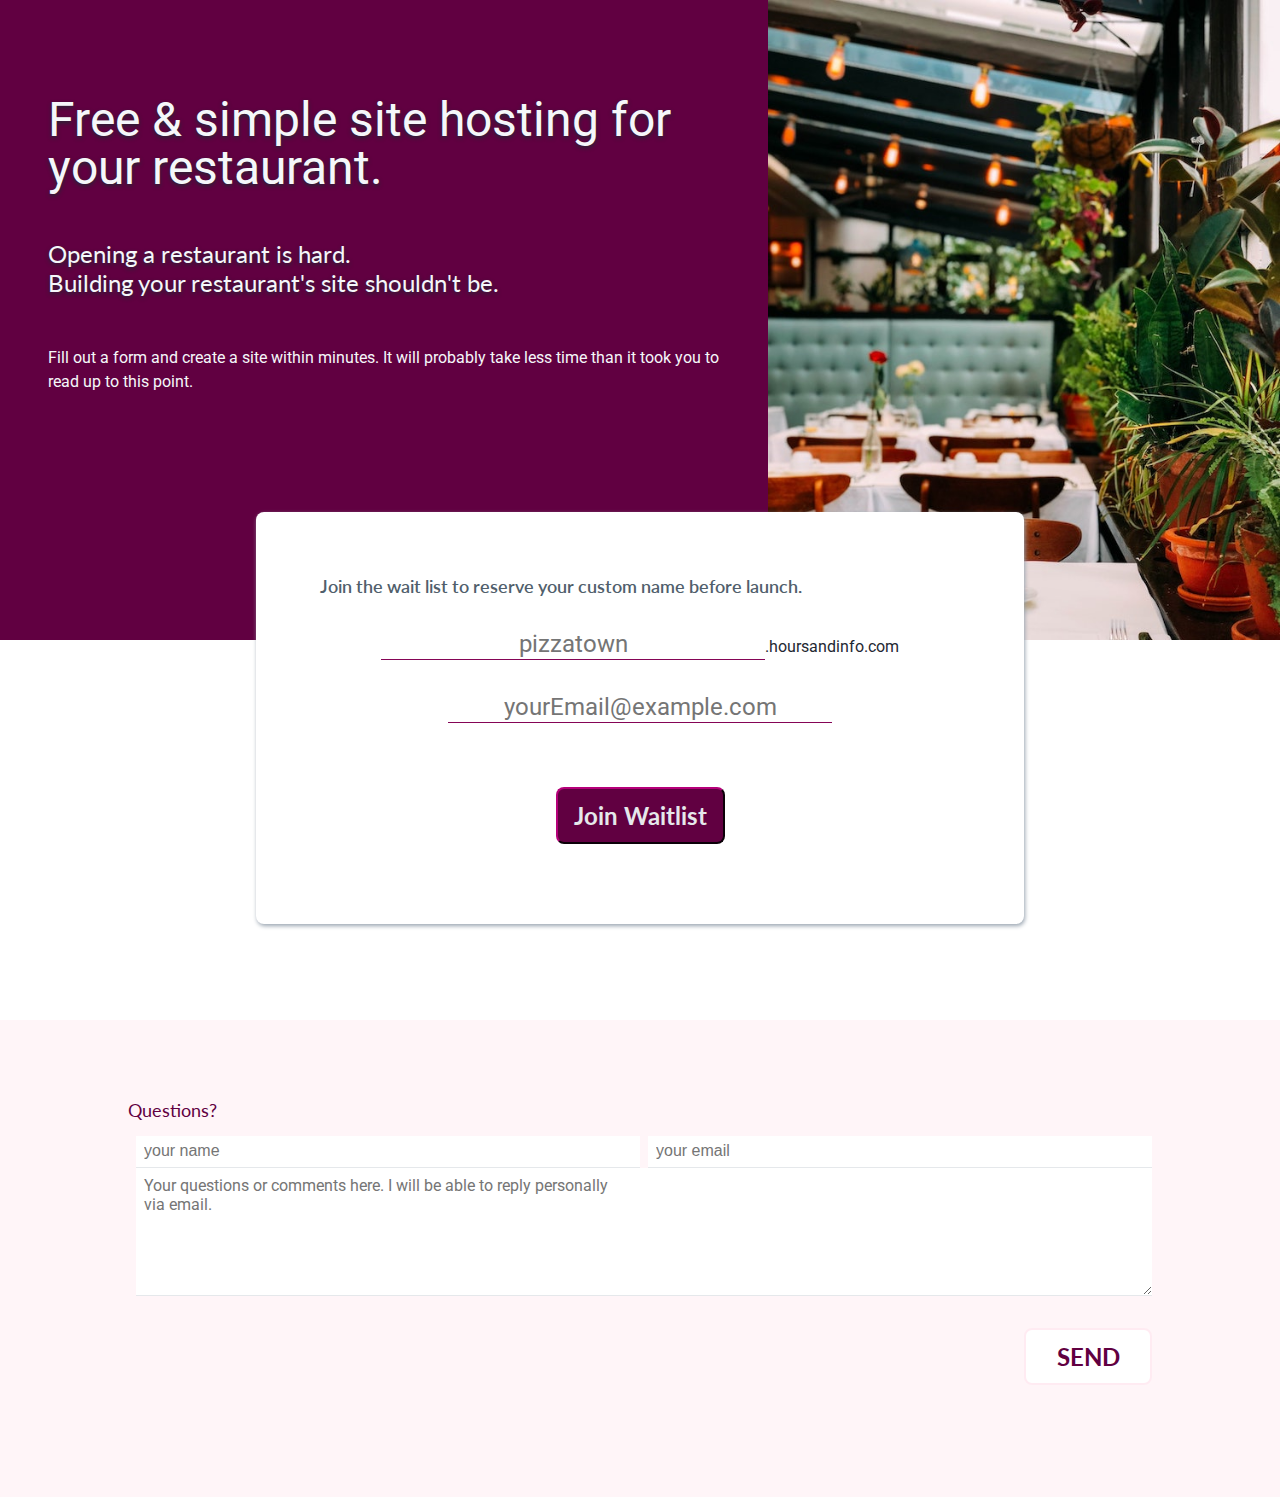
<file: index.html>
<html>
<head>
  <title>Hours and Info -- Reservation form</title>
  <link href="https://fonts.googleapis.com/css?family=Lato:400,700,900|Roboto:400,500,700&display=swap" rel="stylesheet">
  <link href="main.css" rel="stylesheet">
  <script src="https://ajax.googleapis.com/ajax/libs/jquery/3.4.1/jquery.min.js"></script>
  <script src="javascript.js"></script>
  <meta http-equiv="Content-Type" content="text/html; charset=utf-8" />
  <meta name="viewport" content="width=device-width, initial-scale=1, minimum-scale=1" />
  <meta name="description" content="Free and simple site hosting for restaurants and shops designed to get customers off their screens and through your doors.">
  <meta name="google-site-verification" content="oNJk4VRQsUsiXYbLNHduvjJs4ECRxthQyyl9K4I4OlQ" />
  <meta property="og:url"                content="http://hoursandinfo.com" />
  <meta property="og:type"               content="website" />
  <meta property="og:title"              content="Hours and Info -- now taking reservations" />
  <meta property="og:description"        content="Free and simple site hosting for restaurants and shops designed to get customers off their screens and through your doors." />
  <meta property="og:image"              content="http://hoursandinfo.com/vertical_splash2.jpeg" />
</head>
<body>
<div class="container">
  <div class="explanation">
    <h1 class="title shadow">Free & simple site hosting for your restaurant.</h1>
    <div class="center" id="getStarted">
      <a href="#start" class="button button--primary">Get Started</a>
    </div>
    <div class="subtitle shadow">
      Opening a restaurant is hard.<br />
      Building your restaurant's site shouldn't be.
    </div>
    <div class="subtext">
      Fill out a form and create a site within minutes. It will probably take less time than it took you to read up to this point.
    </div>

  </div>
  <div class="leader__image">
  </div>

  <div class="text higher">
    Fill out a form and create a site within minutes. It takes less time than it took you to read this.
  </div>

  <div class="pre-submit container--child">
    <h2 id="start">
      Join the wait list to reserve your custom name before launch.
    </h2>
    <form class="form--content center" id="waitlist">
      <div class="form--row">
        <input type="text" name="site_name" placeholder="pizzatown" size="30" class="input_text site_name" id="sitename"/><label for="sitename" class="domain">.hoursandinfo.com</label>
      </div>
      <div class="form--row">
        <input type="email" class="input_text input__email" name="contact" placeholder="yourEmail@example.com" id="email"/>
      </div>
      <div class="center">
        <button class="button button--primary" type="submit" id="submit--button">Join Waitlist</button>
      </div>
    </form>
  </div>
  <div class="text submitting">joining...</div>
  <div id="thanks" class="text">
    Thanks! Stay tuned for updates via email.
  </div>

  <div class="form--email container--child">
    <h2>Questions?</h2>
    <form action="https://mailthis.to/hoursandinfo"
          method="POST" encType="multipart/form-data" class="container__input--box">
      <input class="input--box" type="text" name="name" placeholder="your name">
      <input class="input--box" type="email" name="_replyto" placeholder="your email">
      <textarea class="input--box input--message" name="message" placeholder="Your questions or comments here. I will be able to reply personally
via email."></textarea>
      <input type="hidden" name="_subject" value="Contact form submitted">
      <input type="hidden" name="_after" value="http://hoursandinfo.com/">
      <input type="hidden" name="_honeypot" value="">
      <input type="hidden" name="_confirmation" value="">
      <div id="submit--container">
        <input type="submit" value="SEND" class="button button--tertiary" id="contact--submit">
      </div>
    </form>
  </div>
</div>

</body>
</html>
</file>
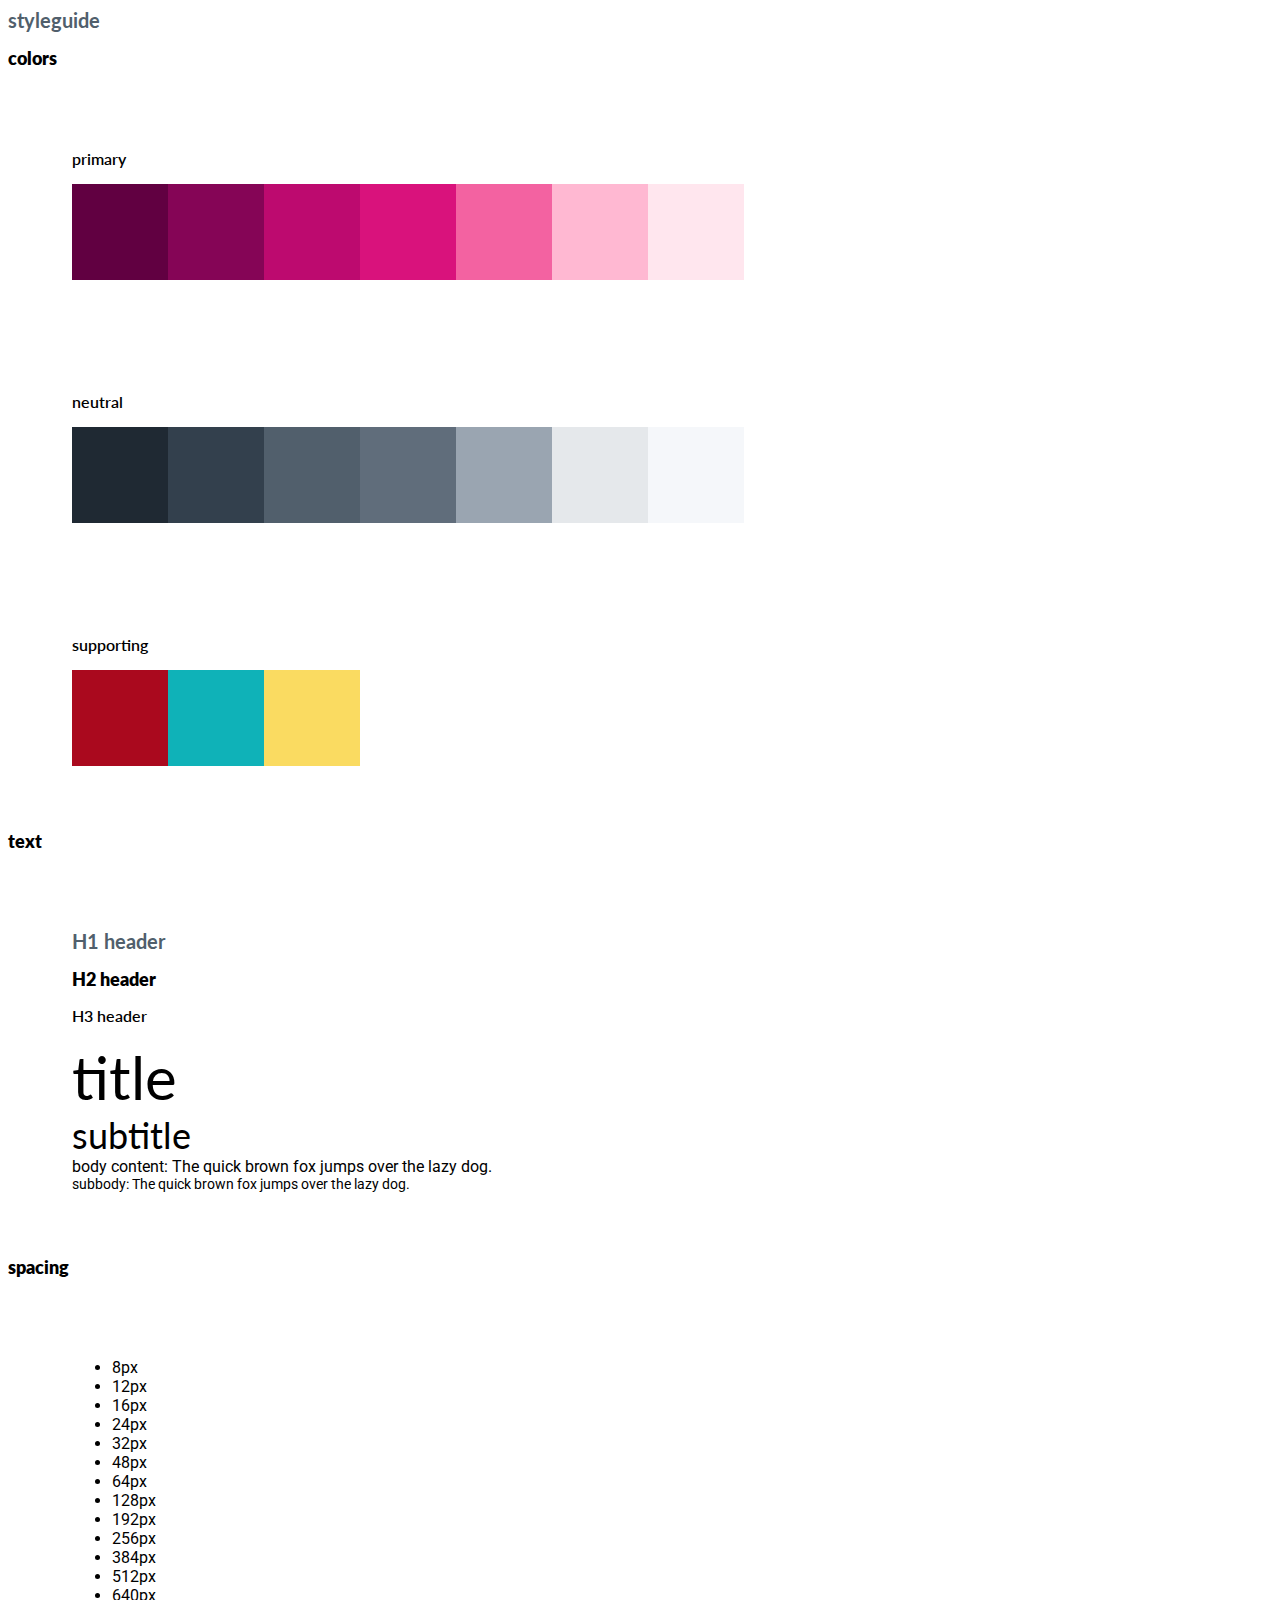
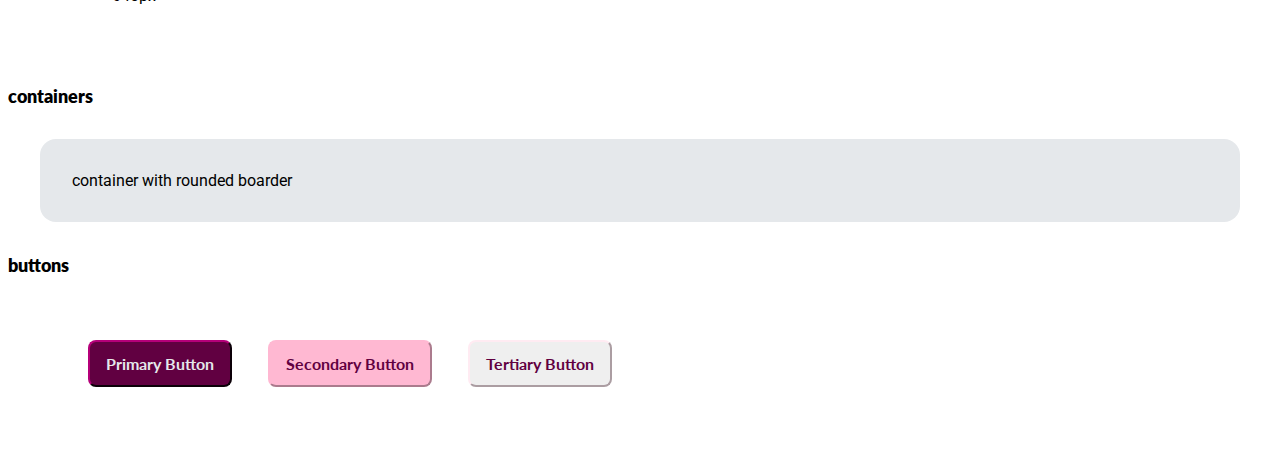
<file: styleguide.html>
<html>
<head>
  <title>Hours and Info Styleguide</title>
  <link href="https://fonts.googleapis.com/css?family=Lato:400,700,900|Roboto:400,500,700&display=swap" rel="stylesheet">
  <link href="styleguide.css" rel="stylesheet">
</head>
<body>
  <h1>styleguide</h1>

  <h2>colors</h2>

  <div class="container">
    <h3>primary</h3>
    <div class="container--row">
      <div class="color__block bg__primary--1"></div>
      <div class="color__block bg__primary--2"></div>
      <div class="color__block bg__primary--3"></div>
      <div class="color__block bg__primary--4"></div>
      <div class="color__block bg__primary--5"></div>
      <div class="color__block bg__primary--6"></div>
      <div class="color__block bg__primary--7"></div>
    </div>
  </div>

  <div class="container">
    <h3>neutral</h3>
    <div class="container--row">
      <div class="color__block bg__neutral--1"></div>
      <div class="color__block bg__neutral--2"></div>
      <div class="color__block bg__neutral--3"></div>
      <div class="color__block bg__neutral--4"></div>
      <div class="color__block bg__neutral--5"></div>
      <div class="color__block bg__neutral--6"></div>
      <div class="color__block bg__neutral--7"></div>
    </div>
  </div>

  <div class="container">
    <h3>supporting</h3>
    <div class="container--row">
      <div class="color__block bg__supporting--red"></div>
      <div class="color__block bg__supporting--cyan"></div>
      <div class="color__block bg__supporting--yellow"></div>
    </div>
  </div>


  <h2>text</h2>
  <div class="container">
    <h1>H1 header</h1>
    <h2>H2 header</h2>
    <h3>H3 header</h3>
    <div class="title">title</div>
    <div class="subtitle">subtitle</div>
    <div>body content: The quick brown fox jumps over the lazy dog.</div>
    <div class="subbody">subbody: The quick brown fox jumps over the lazy dog.</div>
  </div>
  <h2>spacing</h2>
  <div class="container">
    <ul>
      <li>8px</li>
      <li>12px</li>
      <li>16px</li>
      <li>24px</li>
      <li>32px</li>
      <li>48px</li>
      <li>64px</li>
      <li>128px</li>
      <li>192px</li>
      <li>256px</li>
      <li>384px</li>
      <li>512px</li>
      <li>640px</li>
    </ul>
  </div>
  <h2>containers</h2>
    <div class="container border__rounded bg__neutral--6">
      container with rounded boarder
    </div>
  <h2>buttons</h2>
  <div class="container">
    <button class="button--primary">Primary Button</button>
    <button class="button--secondary">Secondary Button</button>
    <button class="button--tertiary">Tertiary Button</button>
  </div>
</body>
</html>
</file>
<file: main.css>
html {
  scroll-behavior: smooth;
}

body {
  font-family: 'Roboto', sans-serif;
  font-size: 16px;
  color: hsl(210, 24%, 16%);
  margin: 0;
}

a {
  text-decoration: none;
}

a:visited {
  text-decoration: none;
}

h1 {
  font-size: 48px;
  line-height: 1;
  font-weight: 400;
}

h2 {
  font-family: 'Lato', sans-serif;
  font-size: 18px;
  font-weight: 400;
  color: hsl(209, 14%, 37%);
}

h3 {
  font-family: 'Lato', sans-serif;
  font-size: 16px;
  font-weight: 600;
}

.explanation {
  background: url('vertical_splash.jpeg');
  background-size: cover;
  background-repeat: no-repeat;
  padding: 16px 32px;
}

.shadow {
  color: hsl(216, 33%, 97%);
  text-shadow: 0 2px 4px hsl(210, 24%, 16%);
}

.subtitle {
  font-family: 'Lato', sans-serif;
  font-size: 24px;
  line-height: 1.2;
  margin: 48px 0;
}

.text {
  margin: 16px;
  border-radius: 8px;
  border-width: 2px;
  background-color: hsl(341, 100%, 97%);
  font-size: 16px;
  padding: 24px 32px;
}

.higher {
  margin: -24px 16px 24px 16px;
}

.subbody {
  font-size: 14px;
}

.container {
  display: flex;
  flex-flow: column;
}

.pre-submit {
  border-radius: 8px;
  box-shadow: 1px 2px 4px 0 hsl(211, 13%, 65%);;
}

.input_text {
  font-size: 16px;
  width: 128px;
  border: 0;
  border-bottom: 1px solid hsl(322, 93%, 27%);
  text-align: center;
  font-family: 'Roboto', sans-serif;
}

.input__email {
  width: 192px;
}

.submitting, #thanks {
  display: none;
}

.form--row {
  margin: 32px 0;
}

.form--email {
  margin-top: 32px;
}

.container__input--box {
  display: flex;
  flex-direction: column;
}

.input--box {
  border: 0;
  border-bottom: 1px solid hsl(214, 15%, 91%);
  height: 32px;
  font-size: 16px;
  padding: 8px;
}

textarea.input--box {
  height: 128px;
  font-family: 'Roboto', sans-serif;
}

.container--child {
  margin: 24px;
  padding: 12px 16px;
}

.border__rounded {
  border-radius: 16px;
}

.container--row {
  display: flex;
  flex-flow: row wrap;
}

.color__block {
  width: 96px;
  height: 96px;
}

.bg__primary--1 {
  background-color: hsl(320, 100%, 19%);
}

.bg__primary--2 {
  background-color: hsl(322, 93%, 27%);
}

.bg__primary--3 {
  background-color: hsl(326, 90%, 39%);
}

.bg__primary--4 {
  background-color: hsl(328, 85%, 46%);
}

.bg__primary--5 {
  background-color: hsl(334, 86%, 67%);
}

.bg__primary--6 {
  background-color: hsl(338, 100%, 86%);
}

.bg__primary--7 {
  background-color: hsl(341, 100%, 95%);
}

.bg__neutral--1 {
  background-color: hsl(210, 24%, 16%);
}

.bg__neutral--2 {
  background-color: hsl(209, 20%, 25%);
}

.bg__neutral--3 {
  background-color: hsl(209, 14%, 37%);
}

.bg__neutral--4 {
  background-color: hsl(211, 12%, 43%);
}

.bg__neutral--5 {
  background-color: hsl(211, 13%, 65%);
}

.bg__neutral--6 {
  background-color: hsl(214, 15%, 91%);
}

.bg__neutral--7 {
  background-color: hsl(216, 33%, 97%);
}

.bg__supporting--red {
  background-color: hsl(352, 90%, 35%);
}

.bg__supporting--cyan {
  background-color: hsl(182, 85%, 39%);
}

.bg__supporting--yellow {
  background-color: hsl(48, 94%, 68%);
}

.center {
  text-align: center;
}

.button {
  border-width: 2px;
  border-radius: 8px;
  display: inline-block;
  font-size: 24px;
  margin: 32px;
  padding: 12px 16px;
  font-weight: 700;
  font-family: 'Lato', sans-serif;
}

button:hover {
  cursor: pointer;
}

.button--primary {
  border-color: hsl(320, 100%, 19%);
  color: hsl(214, 15%, 91%);
  background: hsl(320, 100%, 19%);
}

.button--primary:hover {
  background: hsl(322, 93%, 27%);
}

.button--secondary {
  border-color: hsl(338, 100%, 86%);
  color: hsl(320, 100%, 19%);
  background-color: hsl(338, 100%, 86%);
}

.button--secondary:hover {
  border-color: hsl(341, 100%, 95%);
  background: hsl(341, 100%, 95%);
}

.button--tertiary {
  border: 2px solid hsl(338, 100%, 96%);
  color: hsl(320, 100%, 19%);
  background: inherit;
  box-sizing: none;
}

.button--tertiary:hover {
  border-color: hsl(338, 100%, 86%);
}

#submit--container {
  text-align: center;
}

.subtext {
  display: none;
}

@media (min-width: 768px) {
  .container {
    display: grid;
    grid-template-columns: 768px auto;
  }

  .explanation {
    background-color: hsl(320, 100%, 19%);;
    background-image: none;
    padding: 64px 48px;
    grid-column-start: 1;
    grid-column-end: 2;
  }

  .leader__image {
    background: url('vertical_splash2.jpeg');
    background-size: cover;
    height: 640px;
  }
  #getStarted {
    display: none;
  }

  .input_text {
    width: 384px;
    font-size: 24px;
  }

  .higher {
    display: none;
  }

  .container--child {
    margin: 24px;
    grid-column-start: 1;
    grid-column-end: 3;
    background: white;
  }

  .pre-submit {
    margin: -128px auto 32px auto;
    padding: 48px 64px 32px 64px;
    width: 640px;
  }

  .pre-submit h2 {
    font-family: 'Lato', sans-serif;
    font-size: 18px;
    font-weight: 600;
  }

  .subtext {
    display: block;
    color: hsl(216, 33%, 97%);
    line-height: 1.5;
  }

  .form--email {
    margin: 64px 0 0 0;
    padding: 64px 128px;
    background-color: hsl(341, 100%, 98%);
  }

  .form--email h2 {
    color: hsl(320, 100%, 19%);
  }

  .container__input--box {
    display: grid;
    grid-template-columns: 50% 50%;
  }

  .input--box {
    margin-left: 8px;
  }

  .input--message {
    grid-column-start: 1;
    grid-column-end: 3;
  }

  #submit--container {
    grid-column-start: 2;
    grid-column-end: 3;
    text-align: right;
  }

  #contact--submit {
    width: 128px;
    display: inline-block;
    margin-right: 0;
    background-color: white;
  }
}
</file>
<file: styleguide.css>
/* Palette 11 of Refactoring UI*/
body {
  font-family: 'Roboto', sans-serif;
  font-size: 16px;
}

h1 {
  font-family: 'Lato', sans-serif;
  font-size: 20px;
  color: hsl(209, 14%, 37%);
}

h2 {
  font-family: 'Lato', sans-serif;
  font-size: 18px;
  font-weight: 800;
}

h3 {
  font-family: 'Lato', sans-serif;
  font-size: 16px;
  font-weight: 600;
}

.title {
  font-family: 'Lato', sans-serif;
  font-size: 60px;
}

.subtitle {
  font-family: 'Lato', sans-serif;
  font-size: 36px;
}

.subbody {
  font-size: 14px;
}

.container {
  margin: 32px 32px;
  padding: 32px;
}

.border__rounded {
  border-radius: 16px;
}

.container--row {
  display: flex;
  flex-flow: row wrap;
}

.color__block {
  width: 96px;
  height: 96px;
}

.bg__primary--1 {
  background-color: hsl(320, 100%, 19%);
}

.bg__primary--2 {
  background-color: hsl(322, 93%, 27%);
}

.bg__primary--3 {
  background-color: hsl(326, 90%, 39%);
}

.bg__primary--4 {
  background-color: hsl(328, 85%, 46%);
}

.bg__primary--5 {
  background-color: hsl(334, 86%, 67%);
}

.bg__primary--6 {
  background-color: hsl(338, 100%, 86%);
}

.bg__primary--7 {
  background-color: hsl(341, 100%, 95%);
}

.bg__neutral--1 {
  background-color: hsl(210, 24%, 16%);
}

.bg__neutral--2 {
  background-color: hsl(209, 20%, 25%);
}

.bg__neutral--3 {
  background-color: hsl(209, 14%, 37%);
}

.bg__neutral--4 {
  background-color: hsl(211, 12%, 43%);
}

.bg__neutral--5 {
  background-color: hsl(211, 13%, 65%);
}

.bg__neutral--6 {
  background-color: hsl(214, 15%, 91%);
}

.bg__neutral--7 {
  background-color: hsl(216, 33%, 97%);
}

.bg__supporting--red {
  background-color: hsl(352, 90%, 35%);
}

.bg__supporting--cyan {
  background-color: hsl(182, 85%, 39%);
}

.bg__supporting--yellow {
  background-color: hsl(48, 94%, 68%);
}

button {
  border-width: 2px;
  border-radius: 8px;
  display: inline-block;
  font-size: 16px;
  margin: 0 16px;
  padding: 12px 16px;
  font-weight: 700;
  font-family: 'Lato', sans-serif;
}

button:hover {
  cursor: pointer;
}

.button--primary {
  border-color: hsl(320, 100%, 19%);
  color: hsl(214, 15%, 91%);
  background: hsl(320, 100%, 19%);
}

.button--primary:hover {
  background: hsl(322, 93%, 27%);
}

.button--secondary {
  border-color: hsl(338, 100%, 86%);
  color: hsl(320, 100%, 19%);
  background-color: hsl(338, 100%, 86%);
}

.button--secondary:hover {
  border-color: hsl(341, 100%, 95%);
  background: hsl(341, 100%, 95%);
}

.button--tertiary {
  border-color: hsl(338, 100%, 96%);
  color: hsl(320, 100%, 19%);
}

.button--tertiary:hover {
  border-color: hsl(338, 100%, 86%);
}
</file>
